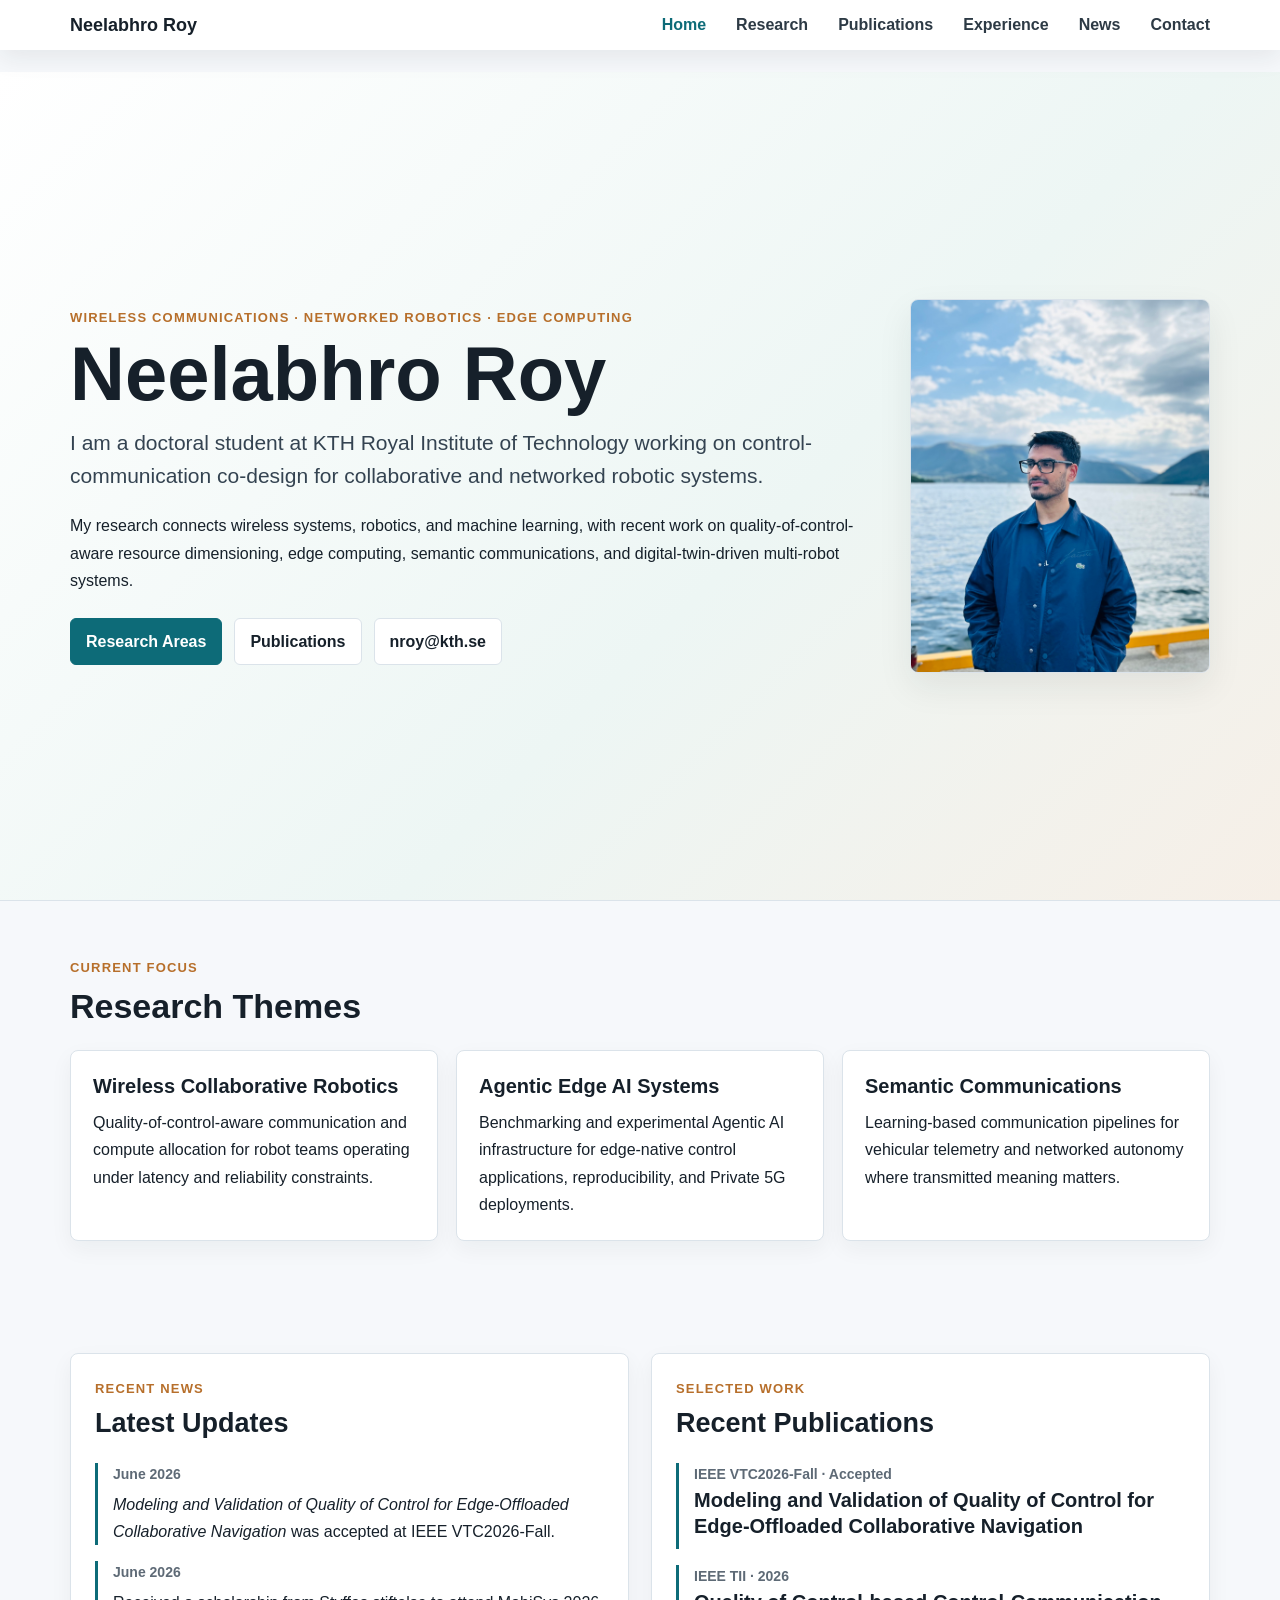
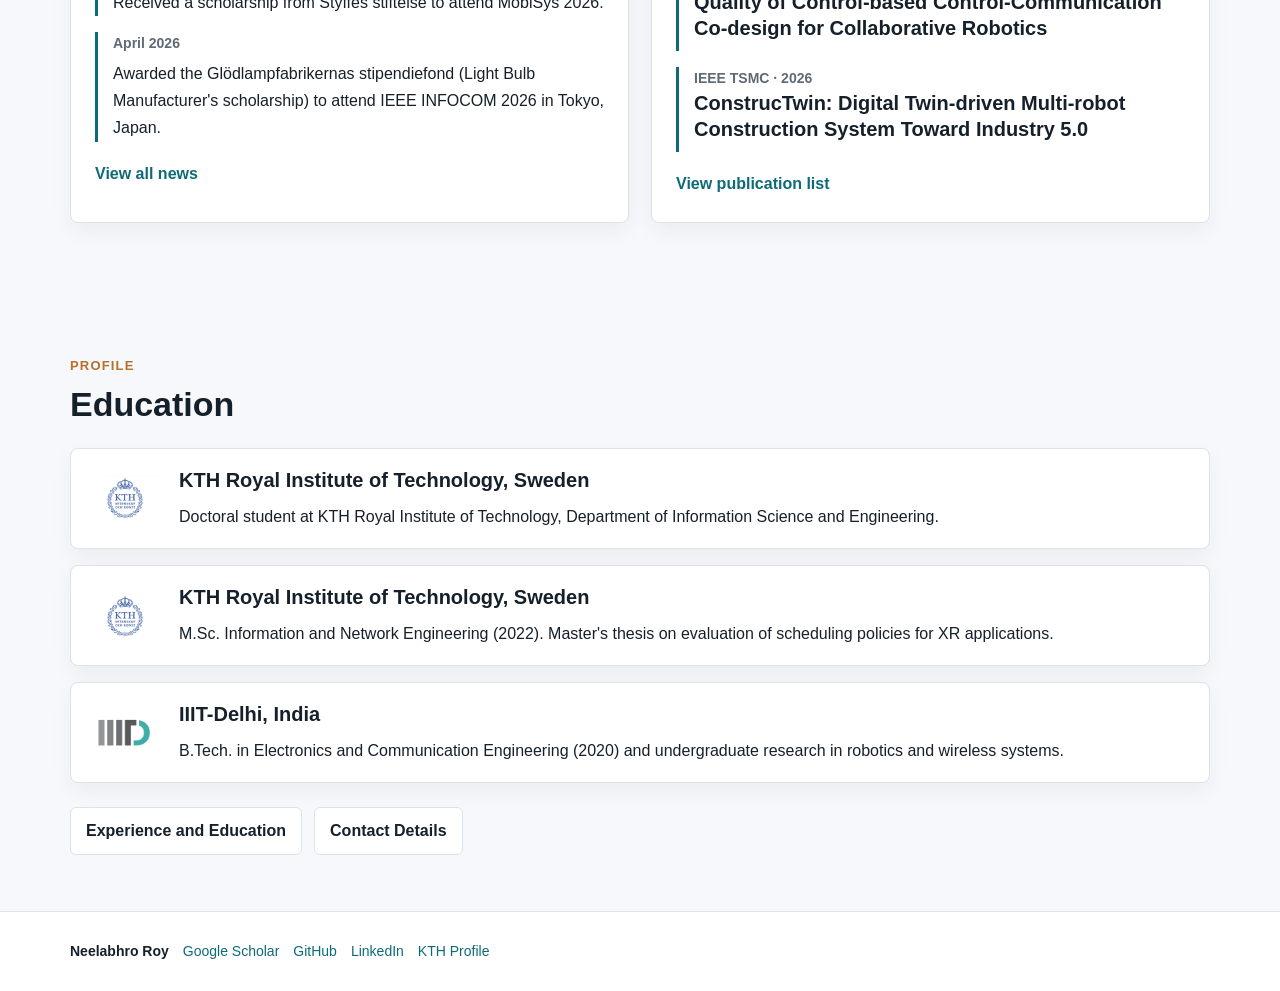
<file: index.html>
<!DOCTYPE html>
<html lang="en">
<head>
  <meta charset="utf-8">
  <meta http-equiv="X-UA-Compatible" content="IE=edge">
  <meta name="viewport" content="width=device-width, initial-scale=1">
  <meta name="description" content="Neelabhro Roy researches wireless communications, networked robotics, edge computing, and control-communication co-design at KTH Royal Institute of Technology.">
  <title>Neelabhro Roy</title>
  <link rel="stylesheet" href="https://maxcdn.bootstrapcdn.com/bootstrap/3.3.7/css/bootstrap.min.css">
  <link href="https://maxcdn.bootstrapcdn.com/font-awesome/4.6.3/css/font-awesome.min.css" rel="stylesheet">
  <link rel="stylesheet" href="static/css/site.css">
</head>
<body>
  <nav class="navbar navbar-default navbar-fixed-top site-nav">
    <div class="container">
      <div class="navbar-header">
        <button type="button" class="navbar-toggle collapsed" data-toggle="collapse" data-target="#site-navbar" aria-expanded="false">
          <span class="sr-only">Toggle navigation</span>
          <span class="icon-bar"></span>
          <span class="icon-bar"></span>
          <span class="icon-bar"></span>
        </button>
        <a class="navbar-brand" href="index.html">Neelabhro Roy</a>
      </div>
      <div class="collapse navbar-collapse" id="site-navbar">
        <ul class="nav navbar-nav navbar-right">
          <li class="active"><a href="index.html">Home</a></li>
          <li><a href="research.html">Research</a></li>
          <li><a href="publications.html">Publications</a></li>
          <li><a href="experience.html">Experience</a></li>
          <li><a href="news.html">News</a></li>
          <li><a href="contact.html">Contact</a></li>
        </ul>
      </div>
    </div>
  </nav>

  <main>
    <section class="hero-band">
      <div class="container hero-grid">
        <div class="hero-copy">
          <p class="eyebrow">Wireless communications · networked robotics · edge computing</p>
          <h1>Neelabhro Roy</h1>
          <p class="lead">
            I am a doctoral student at KTH Royal Institute of Technology working on control-communication co-design for collaborative and networked robotic systems.
          </p>
          <p>
            My research connects wireless systems, robotics, and machine learning, with recent work on quality-of-control-aware resource dimensioning, edge computing, semantic communications, and digital-twin-driven multi-robot systems.
          </p>
          <div class="hero-actions">
            <a class="button primary" href="research.html">Research Areas</a>
            <a class="button" href="publications.html">Publications</a>
            <a class="button" href="mailto:nroy@kth.se">nroy@kth.se</a>
          </div>
        </div>
        <div class="hero-portrait">
          <img src="static/img/Neel.jpg" alt="Neelabhro Roy">
        </div>
      </div>
    </section>

    <section class="container section">
      <div class="section-heading">
        <p class="eyebrow">Current Focus</p>
        <h2>Research Themes</h2>
      </div>
      <div class="card-grid three">
        <article class="feature-card">
          <h3>Wireless Collaborative Robotics</h3>
          <p>Quality-of-control-aware communication and compute allocation for robot teams operating under latency and reliability constraints.</p>
        </article>
        <article class="feature-card">
          <h3>Agentic Edge AI Systems</h3>
          <p>Benchmarking and experimental Agentic AI infrastructure for edge-native control applications, reproducibility, and Private 5G deployments.</p>
        </article>
        <article class="feature-card">
          <h3>Semantic Communications</h3>
          <p>Learning-based communication pipelines for vehicular telemetry and networked autonomy where transmitted meaning matters.</p>
        </article>
      </div>
    </section>

    <section class="container section split-section">
      <div class="panel">
        <div class="section-heading compact">
          <p class="eyebrow">Recent News</p>
          <h2>Latest Updates</h2>
        </div>
        <div class="timeline-list">
          <article class="timeline-item">
            <time>June 2026</time>
            <p><em>Modeling and Validation of Quality of Control for Edge-Offloaded Collaborative Navigation</em> was accepted at IEEE VTC2026-Fall.</p>
          </article>
          <article class="timeline-item">
            <time>June 2026</time>
            <p>Received a scholarship from Styffes stiftelse to attend MobiSys 2026.</p>
          </article>
          <article class="timeline-item">
            <time>April 2026</time>
            <p>Awarded the Glödlampfabrikernas stipendiefond (Light Bulb Manufacturer's scholarship) to attend IEEE INFOCOM 2026 in Tokyo, Japan.</p>
          </article>
        </div>
        <a class="text-link" href="news.html">View all news</a>
      </div>

      <div class="panel">
        <div class="section-heading compact">
          <p class="eyebrow">Selected Work</p>
          <h2>Recent Publications</h2>
        </div>
        <div class="publication-list">
          <article class="publication-item">
            <p class="meta">IEEE VTC2026-Fall · Accepted</p>
            <h3>Modeling and Validation of Quality of Control for Edge-Offloaded Collaborative Navigation</h3>
          </article>
          <article class="publication-item">
            <p class="meta">IEEE TII · 2026</p>
            <h3>Quality of Control-based Control-Communication Co-design for Collaborative Robotics</h3>
          </article>
          <article class="publication-item">
            <p class="meta">IEEE TSMC · 2026</p>
            <h3>ConstrucTwin: Digital Twin-driven Multi-robot Construction System Toward Industry 5.0</h3>
          </article>
        </div>
        <a class="text-link" href="publications.html">View publication list</a>
      </div>
    </section>

    <section class="container section">
      <div class="section-heading">
        <p class="eyebrow">Profile</p>
        <h2>Education</h2>
      </div>
      <div class="path-grid">
        <article class="path-item">
          <img src="static/img/kth_logo.png" alt="KTH logo">
          <div>
            <h3>KTH Royal Institute of Technology, Sweden</h3>
            <p>Doctoral student at KTH Royal Institute of Technology, Department of Information Science and Engineering.</p>
          </div>
        </article>
        <article class="path-item">
          <img src="static/img/kth_logo.png" alt="KTH logo">
          <div>
            <h3>KTH Royal Institute of Technology, Sweden</h3>
            <p> M.Sc. Information and Network Engineering (2022). Master's thesis on evaluation of scheduling policies for XR applications.</p>
          </div>
        </article>
        <article class="path-item">
          <img src="static/img/iiitd_logo.png" alt="IIIT-Delhi logo">
          <div>
            <h3>IIIT-Delhi, India</h3>
            <p>B.Tech. in Electronics and Communication Engineering (2020) and undergraduate research in robotics and wireless systems.</p>
          </div>
        </article>
      </div>
      <div class="section-actions">
        <a class="button" href="experience.html">Experience and Education</a>
        <a class="button" href="contact.html">Contact Details</a>
      </div>
    </section>
  </main>

  <footer class="site-footer">
    <div class="container">
      <span>Neelabhro Roy</span>
      <a href="https://scholar.google.com/citations?user=yvq-vc0AAAAJ&hl=en" target="_blank">Google Scholar</a>
      <a href="https://github.com/neelabhro/" target="_blank">GitHub</a>
      <a href="https://www.linkedin.com/in/neelabhro-roy" target="_blank">LinkedIn</a>
      <a href="https://www.kth.se/profile/nroy" target="_blank">KTH Profile</a>
    </div>
  </footer>

  <script src="https://code.jquery.com/jquery-2.2.4.min.js"></script>
  <script src="https://maxcdn.bootstrapcdn.com/bootstrap/3.3.7/js/bootstrap.min.js"></script>
</body>
</html>
</file>
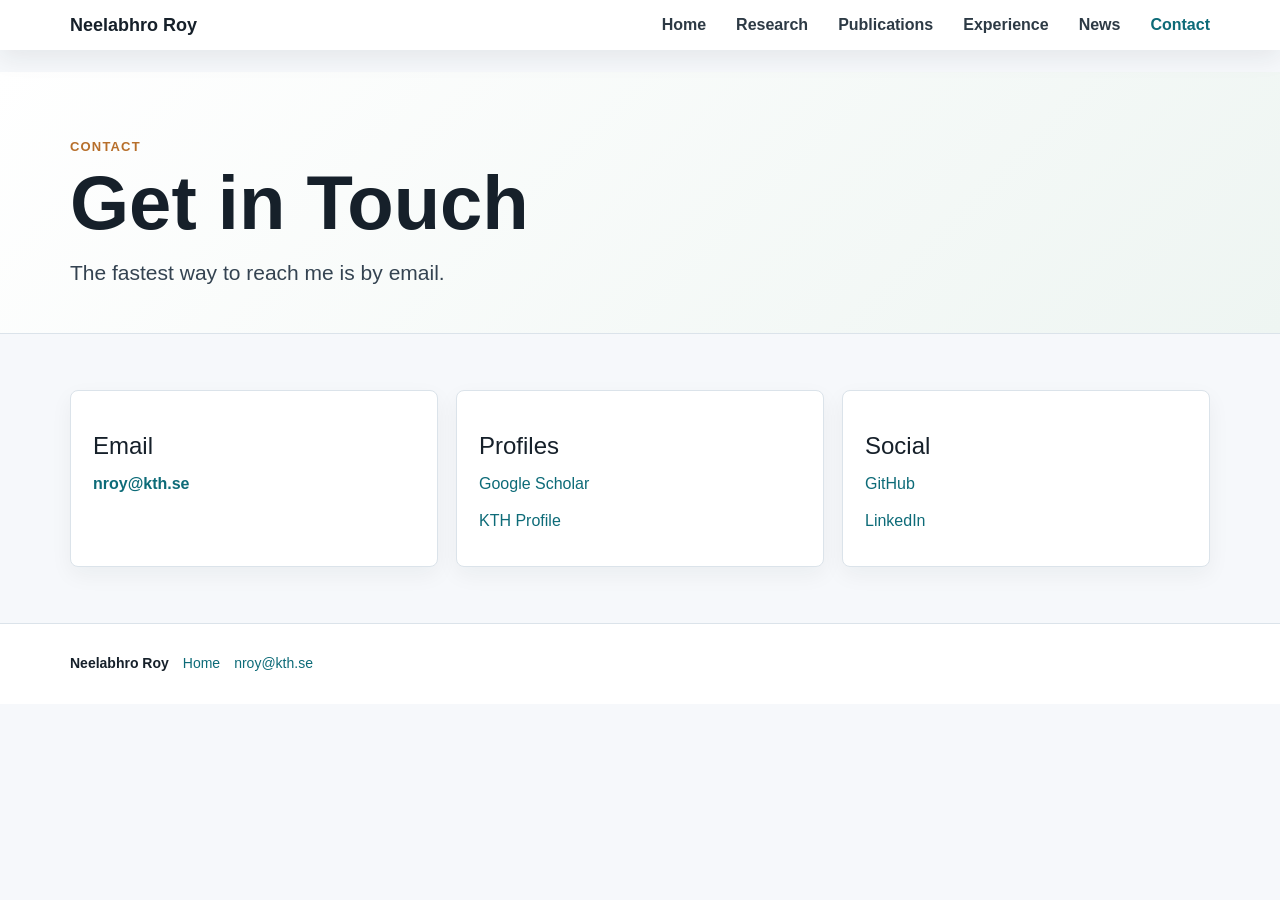
<file: contact.html>
<!DOCTYPE html>
<html lang="en">
<head>
  <meta charset="utf-8">
  <meta http-equiv="X-UA-Compatible" content="IE=edge">
  <meta name="viewport" content="width=device-width, initial-scale=1">
  <title>Contact · Neelabhro Roy</title>
  <link rel="stylesheet" href="https://maxcdn.bootstrapcdn.com/bootstrap/3.3.7/css/bootstrap.min.css">
  <link href="https://maxcdn.bootstrapcdn.com/font-awesome/4.6.3/css/font-awesome.min.css" rel="stylesheet">
  <link rel="stylesheet" href="static/css/site.css">
</head>
<body>
  <nav class="navbar navbar-default navbar-fixed-top site-nav">
    <div class="container">
      <div class="navbar-header">
        <button type="button" class="navbar-toggle collapsed" data-toggle="collapse" data-target="#site-navbar" aria-expanded="false">
          <span class="sr-only">Toggle navigation</span>
          <span class="icon-bar"></span>
          <span class="icon-bar"></span>
          <span class="icon-bar"></span>
        </button>
        <a class="navbar-brand" href="index.html">Neelabhro Roy</a>
      </div>
      <div class="collapse navbar-collapse" id="site-navbar">
        <ul class="nav navbar-nav navbar-right">
          <li><a href="index.html">Home</a></li>
          <li><a href="research.html">Research</a></li>
          <li><a href="publications.html">Publications</a></li>
          <li><a href="experience.html">Experience</a></li>
          <li><a href="news.html">News</a></li>
          <li class="active"><a href="contact.html">Contact</a></li>
        </ul>
      </div>
    </div>
  </nav>

  <header class="page-header-block">
    <div class="container">
      <p class="eyebrow">Contact</p>
      <h1>Get in Touch</h1>
      <p class="lead">The fastest way to reach me is by email.</p>
    </div>
  </header>

  <main class="container section">
    <div class="card-grid three">
      <article class="contact-card">
        <h3>Email</h3>
        <p><a class="text-link" href="mailto:nroy@kth.se">nroy@kth.se</a></p>
      </article>
      <article class="contact-card">
        <h3>Profiles</h3>
        <p><a target="_blank" href="https://scholar.google.com/citations?user=yvq-vc0AAAAJ&hl=en">Google Scholar</a></p>
        <p><a target="_blank" href="https://www.kth.se/profile/nroy">KTH Profile</a></p>
      </article>
      <article class="contact-card">
        <h3>Social</h3>
        <p><a target="_blank" href="https://github.com/neelabhro/">GitHub</a></p>
        <p><a target="_blank" href="https://www.linkedin.com/in/neelabhro-roy">LinkedIn</a></p>
      </article>
    </div>
  </main>

  <footer class="site-footer">
    <div class="container">
      <span>Neelabhro Roy</span>
      <a href="index.html">Home</a>
      <a href="mailto:nroy@kth.se">nroy@kth.se</a>
    </div>
  </footer>

  <script src="https://code.jquery.com/jquery-2.2.4.min.js"></script>
  <script src="https://maxcdn.bootstrapcdn.com/bootstrap/3.3.7/js/bootstrap.min.js"></script>
</body>
</html>
</file>
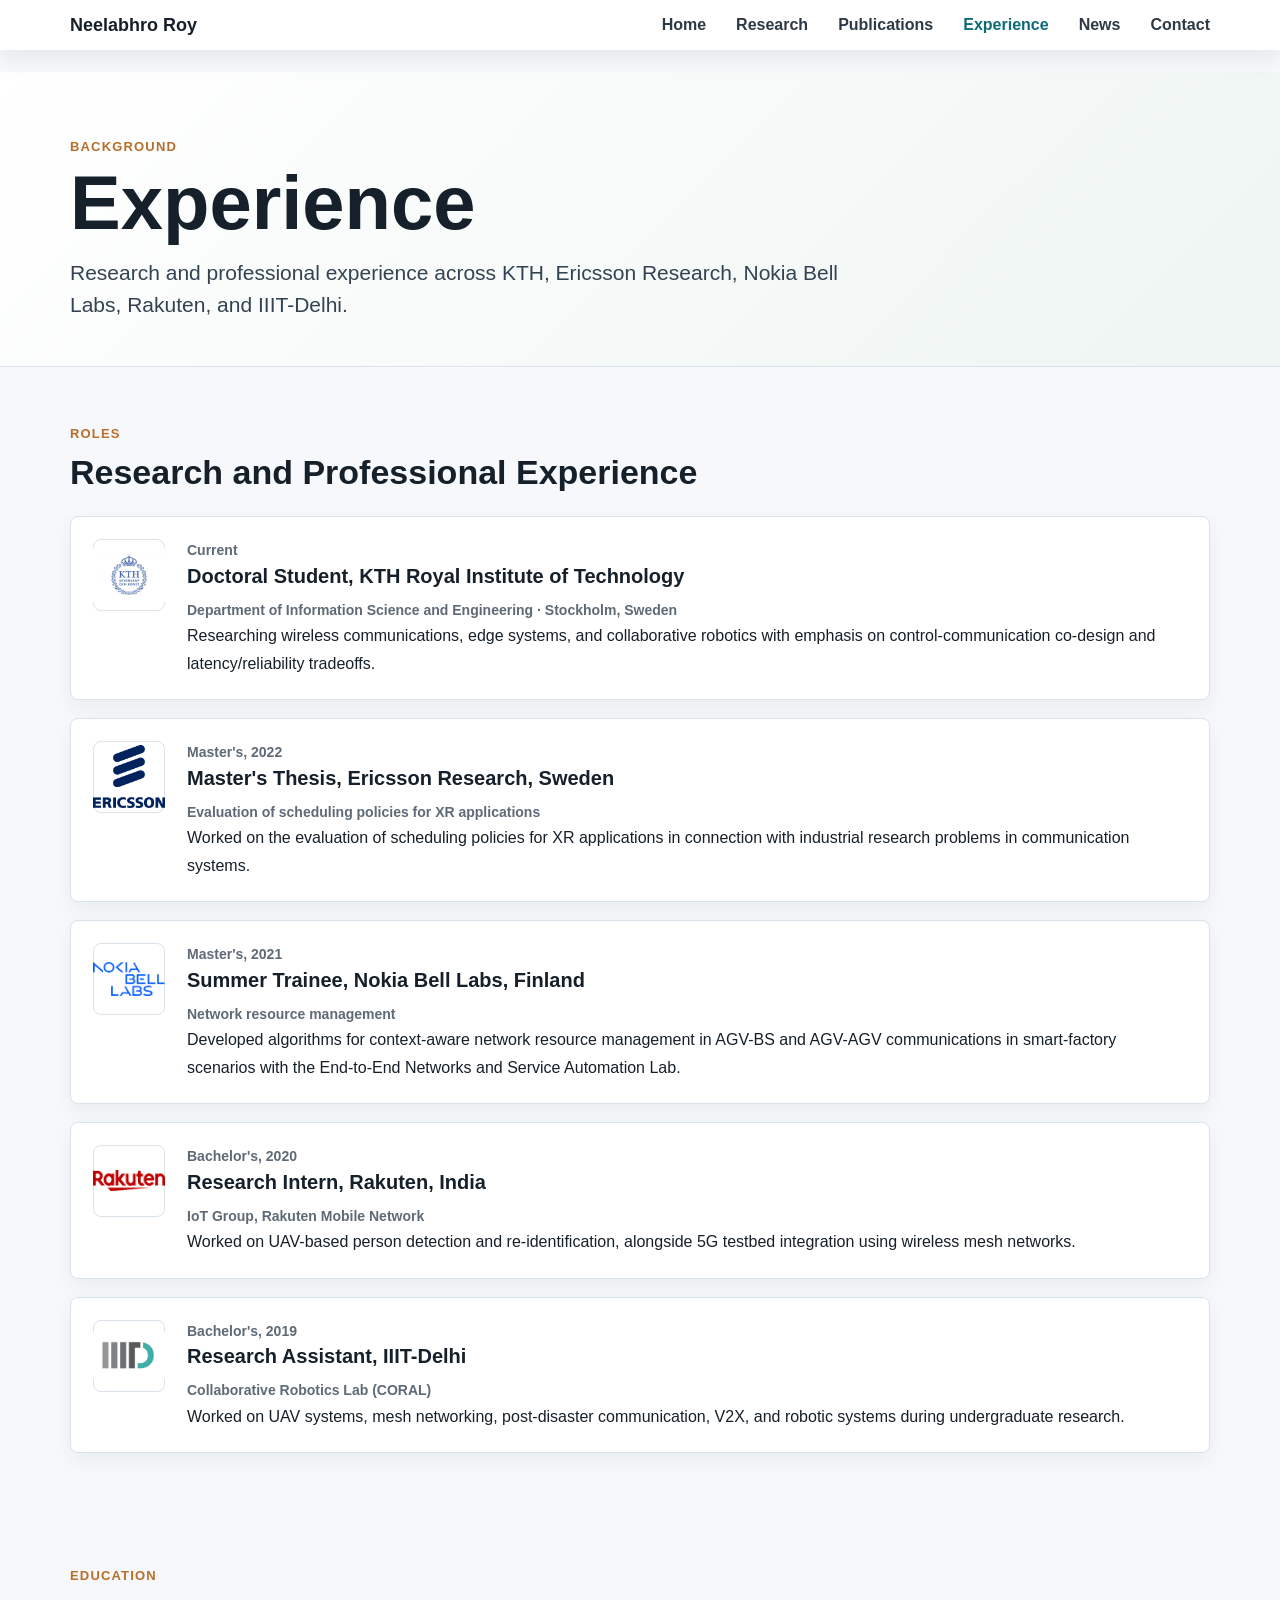
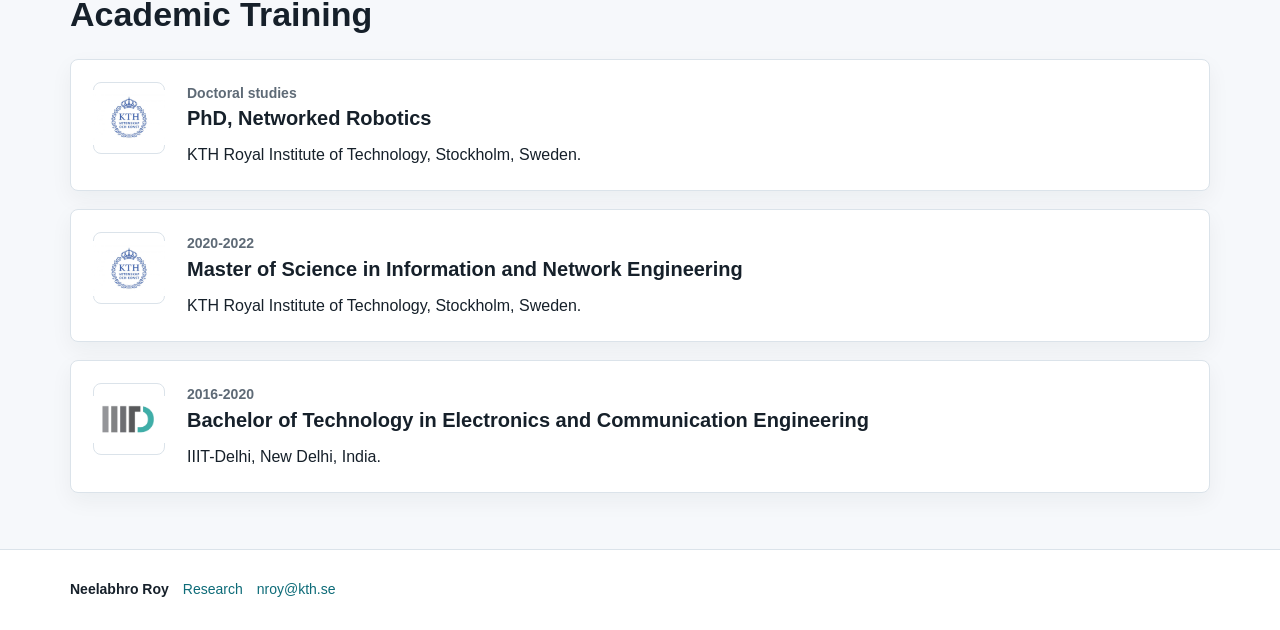
<file: experience.html>
<!DOCTYPE html>
<html lang="en">
<head>
  <meta charset="utf-8">
  <meta http-equiv="X-UA-Compatible" content="IE=edge">
  <meta name="viewport" content="width=device-width, initial-scale=1">
  <title>Experience · Neelabhro Roy</title>
  <link rel="stylesheet" href="https://maxcdn.bootstrapcdn.com/bootstrap/3.3.7/css/bootstrap.min.css">
  <link href="https://maxcdn.bootstrapcdn.com/font-awesome/4.6.3/css/font-awesome.min.css" rel="stylesheet">
  <link rel="stylesheet" href="static/css/site.css">
</head>
<body>
  <nav class="navbar navbar-default navbar-fixed-top site-nav">
    <div class="container">
      <div class="navbar-header">
        <button type="button" class="navbar-toggle collapsed" data-toggle="collapse" data-target="#site-navbar" aria-expanded="false">
          <span class="sr-only">Toggle navigation</span>
          <span class="icon-bar"></span>
          <span class="icon-bar"></span>
          <span class="icon-bar"></span>
        </button>
        <a class="navbar-brand" href="index.html">Neelabhro Roy</a>
      </div>
      <div class="collapse navbar-collapse" id="site-navbar">
        <ul class="nav navbar-nav navbar-right">
          <li><a href="index.html">Home</a></li>
          <li><a href="research.html">Research</a></li>
          <li><a href="publications.html">Publications</a></li>
          <li class="active"><a href="experience.html">Experience</a></li>
          <li><a href="news.html">News</a></li>
          <li><a href="contact.html">Contact</a></li>
        </ul>
      </div>
    </div>
  </nav>

  <header class="page-header-block">
    <div class="container">
      <p class="eyebrow">Background</p>
      <h1>Experience</h1>
      <p class="lead">Research and professional experience across KTH, Ericsson Research, Nokia Bell Labs, Rakuten, and IIIT-Delhi.</p>
    </div>
  </header>

  <main>
    <section class="container section">
      <div class="section-heading">
        <p class="eyebrow">Roles</p>
        <h2>Research and Professional Experience</h2>
      </div>
      <div class="content-list">
        <article class="content-card logo-card">
          <div class="logo-badge"><img src="static/img/kth_logo.png" alt="KTH logo"></div>
          <div>
            <p class="meta">Current</p>
            <h3>Doctoral Student, KTH Royal Institute of Technology</h3>
            <p class="meta">Department of Information Science and Engineering · Stockholm, Sweden</p>
            <p>Researching wireless communications, edge systems, and collaborative robotics with emphasis on control-communication co-design and latency/reliability tradeoffs.</p>
          </div>
        </article>
        <article class="content-card logo-card">
          <div class="logo-badge"><img src="static/img/ericsson_logo.png" alt="Ericsson logo"></div>
          <div>
            <p class="meta">Master's, 2022</p>
            <h3>Master's Thesis, Ericsson Research, Sweden</h3>
            <p class="meta">Evaluation of scheduling policies for XR applications</p>
            <p>Worked on the evaluation of scheduling policies for XR applications in connection with industrial research problems in communication systems.</p>
          </div>
        </article>
        <article class="content-card logo-card">
          <div class="logo-badge"><img src="static/img/nokia_logo.png" alt="Nokia Bell Labs logo"></div>
          <div>
            <p class="meta">Master's, 2021</p>
            <h3>Summer Trainee, Nokia Bell Labs, Finland</h3>
            <p class="meta">Network resource management</p>
            <p>Developed algorithms for context-aware network resource management in AGV-BS and AGV-AGV communications in smart-factory scenarios with the End-to-End Networks and Service Automation Lab.</p>
          </div>
        </article>
        <article class="content-card logo-card">
          <div class="logo-badge"><img src="static/img/rakuten_logo.png" alt="Rakuten logo"></div>
          <div>
            <p class="meta">Bachelor's, 2020</p>
            <h3>Research Intern, Rakuten, India</h3>
            <p class="meta">IoT Group, Rakuten Mobile Network</p>
            <p>Worked on UAV-based person detection and re-identification, alongside 5G testbed integration using wireless mesh networks.</p>
          </div>
        </article>
        <article class="content-card logo-card">
          <div class="logo-badge"><img src="static/img/iiitd_logo.png" alt="IIIT-Delhi logo"></div>
          <div>
            <p class="meta">Bachelor's, 2019</p>
            <h3>Research Assistant, IIIT-Delhi</h3>
            <p class="meta">Collaborative Robotics Lab (CORAL)</p>
            <p>Worked on UAV systems, mesh networking, post-disaster communication, V2X, and robotic systems during undergraduate research.</p>
          </div>
        </article>
      </div>
    </section>

    <section class="container section">
      <div class="section-heading">
        <p class="eyebrow">Education</p>
        <h2>Academic Training</h2>
      </div>
      <div class="content-list">
        <article class="content-card logo-card">
          <div class="logo-badge"><img src="static/img/kth_logo.png" alt="KTH logo"></div>
          <div>
            <p class="meta">Doctoral studies</p>
            <h3>PhD, Networked Robotics</h3>
            <p>KTH Royal Institute of Technology, Stockholm, Sweden.</p>
          </div>
        </article>
        <article class="content-card logo-card">
          <div class="logo-badge"><img src="static/img/kth_logo.png" alt="KTH logo"></div>
          <div>
            <p class="meta">2020-2022</p>
            <h3>Master of Science in Information and Network Engineering</h3>
            <p>KTH Royal Institute of Technology, Stockholm, Sweden.</p>
          </div>
        </article>
        <article class="content-card logo-card">
          <div class="logo-badge"><img src="static/img/iiitd_logo.png" alt="IIIT-Delhi logo"></div>
          <div>
            <p class="meta">2016-2020</p>
            <h3>Bachelor of Technology in Electronics and Communication Engineering</h3>
            <p>IIIT-Delhi, New Delhi, India.</p>
          </div>
        </article>
      </div>
    </section>
  </main>

  <footer class="site-footer">
    <div class="container">
      <span>Neelabhro Roy</span>
      <a href="research.html">Research</a>
      <a href="mailto:nroy@kth.se">nroy@kth.se</a>
    </div>
  </footer>

  <script src="https://code.jquery.com/jquery-2.2.4.min.js"></script>
  <script src="https://maxcdn.bootstrapcdn.com/bootstrap/3.3.7/js/bootstrap.min.js"></script>
</body>
</html>
</file>
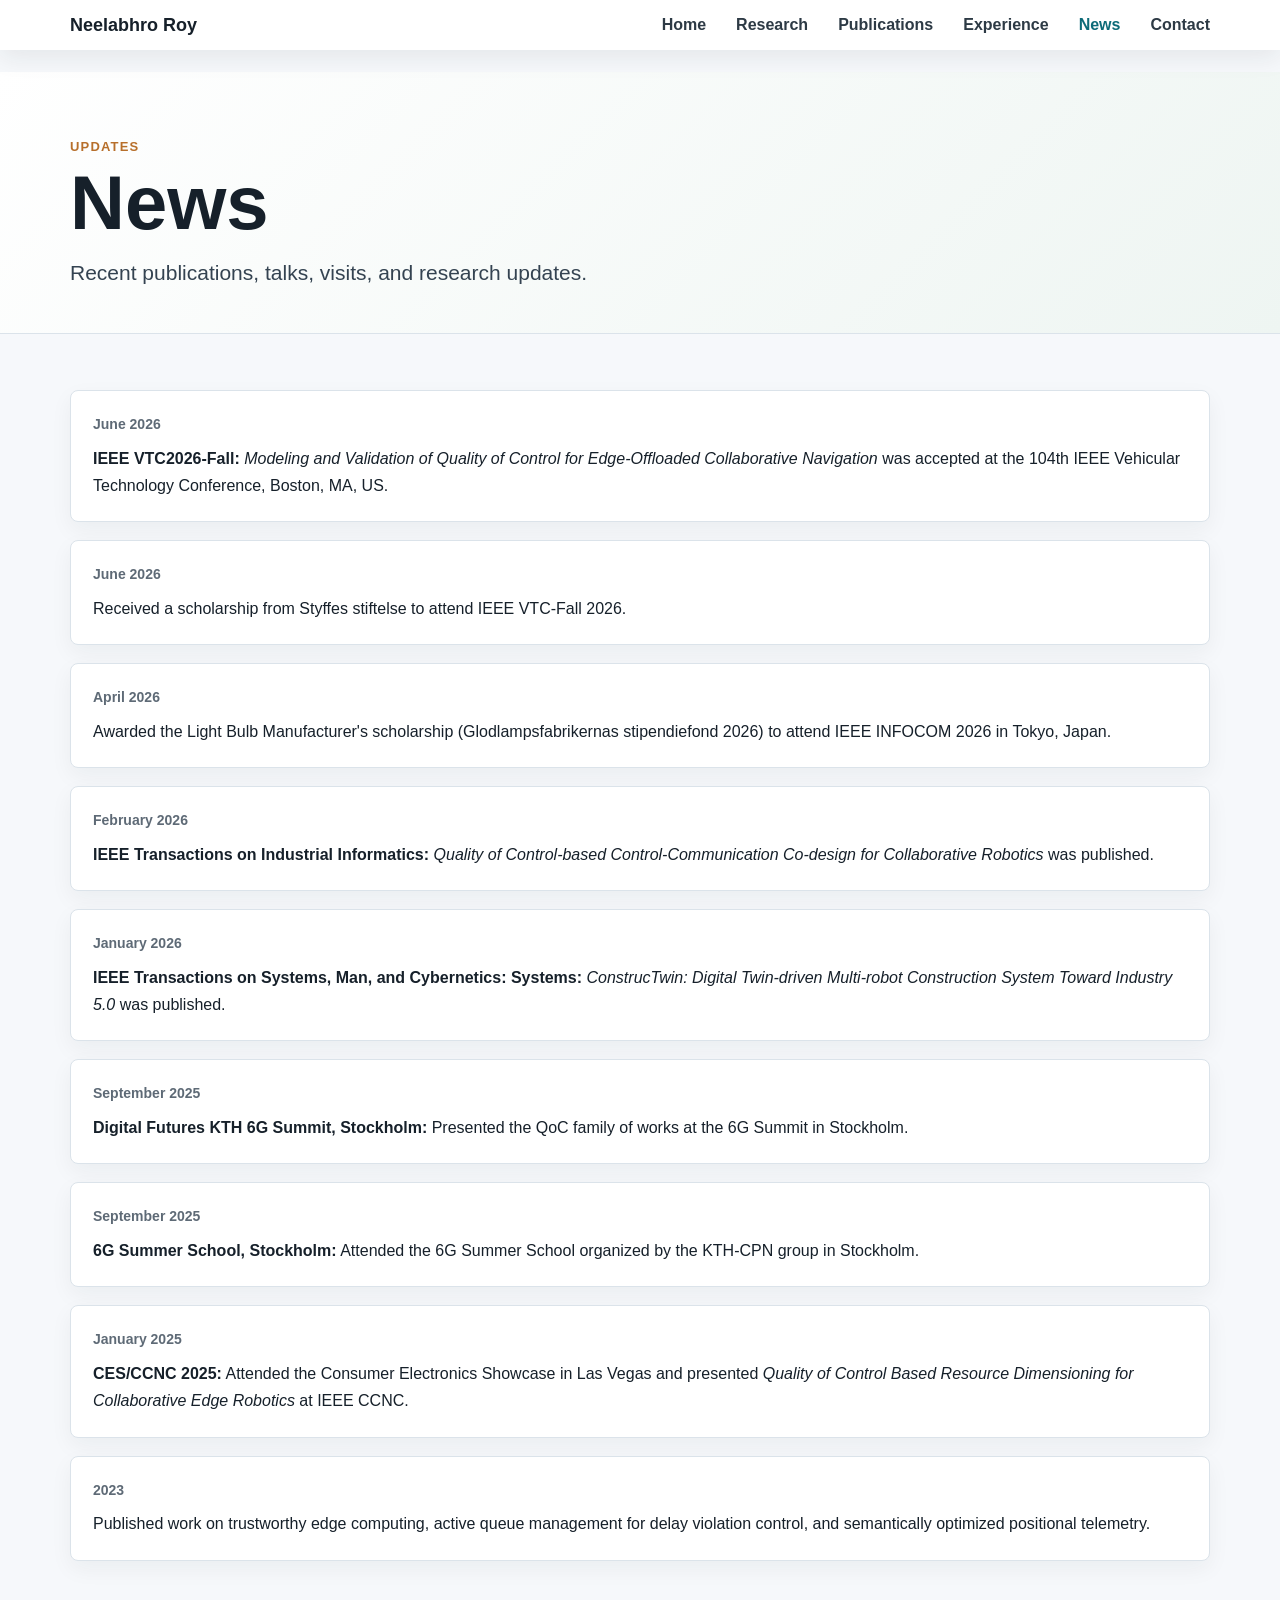
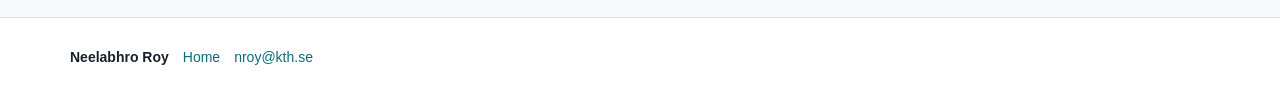
<file: news.html>
<!DOCTYPE html>
<html lang="en">
<head>
  <meta charset="utf-8">
  <meta http-equiv="X-UA-Compatible" content="IE=edge">
  <meta name="viewport" content="width=device-width, initial-scale=1">
  <title>News · Neelabhro Roy</title>
  <link rel="stylesheet" href="https://maxcdn.bootstrapcdn.com/bootstrap/3.3.7/css/bootstrap.min.css">
  <link href="https://maxcdn.bootstrapcdn.com/font-awesome/4.6.3/css/font-awesome.min.css" rel="stylesheet">
  <link rel="stylesheet" href="static/css/site.css">
</head>
<body>
  <nav class="navbar navbar-default navbar-fixed-top site-nav">
    <div class="container">
      <div class="navbar-header">
        <button type="button" class="navbar-toggle collapsed" data-toggle="collapse" data-target="#site-navbar" aria-expanded="false">
          <span class="sr-only">Toggle navigation</span>
          <span class="icon-bar"></span>
          <span class="icon-bar"></span>
          <span class="icon-bar"></span>
        </button>
        <a class="navbar-brand" href="index.html">Neelabhro Roy</a>
      </div>
      <div class="collapse navbar-collapse" id="site-navbar">
        <ul class="nav navbar-nav navbar-right">
          <li><a href="index.html">Home</a></li>
          <li><a href="research.html">Research</a></li>
          <li><a href="publications.html">Publications</a></li>
          <li><a href="experience.html">Experience</a></li>
          <li class="active"><a href="news.html">News</a></li>
          <li><a href="contact.html">Contact</a></li>
        </ul>
      </div>
    </div>
  </nav>

  <header class="page-header-block">
    <div class="container">
      <p class="eyebrow">Updates</p>
      <h1>News</h1>
      <p class="lead">Recent publications, talks, visits, and research updates.</p>
    </div>
  </header>

  <main class="container section">
    <div class="content-list">
      <article class="content-card">
        <p class="meta">June 2026</p>
        <p><strong>IEEE VTC2026-Fall:</strong> <em>Modeling and Validation of Quality of Control for Edge-Offloaded Collaborative Navigation</em> was accepted at the 104th IEEE Vehicular Technology Conference, Boston, MA, US.</p>
      </article>
      <article class="content-card">
        <p class="meta">June 2026</p>
        <p>Received a scholarship from Styffes stiftelse to attend IEEE VTC-Fall 2026.</p>
      </article>
      <article class="content-card">
        <p class="meta">April 2026</p>
        <p>Awarded the Light Bulb Manufacturer's scholarship (Glodlampsfabrikernas stipendiefond 2026) to attend IEEE INFOCOM 2026 in Tokyo, Japan.</p>
      </article>
      <article class="content-card">
        <p class="meta">February 2026</p>
        <p><strong>IEEE Transactions on Industrial Informatics:</strong> <em>Quality of Control-based Control-Communication Co-design for Collaborative Robotics</em> was published.</p>
      </article>
      <article class="content-card">
        <p class="meta">January 2026</p>
        <p><strong>IEEE Transactions on Systems, Man, and Cybernetics: Systems:</strong> <em>ConstrucTwin: Digital Twin-driven Multi-robot Construction System Toward Industry 5.0</em> was published.</p>
      </article>
      <article class="content-card">
        <p class="meta">September 2025</p>
        <p><strong>Digital Futures KTH 6G Summit, Stockholm:</strong> Presented the QoC family of works at the 6G Summit in Stockholm.</p>
      </article>
      <article class="content-card">
        <p class="meta">September 2025</p>
        <p><strong>6G Summer School, Stockholm:</strong> Attended the 6G Summer School organized by the KTH-CPN group in Stockholm.</p>
      </article>
      <article class="content-card">
        <p class="meta">January 2025</p>
        <p><strong>CES/CCNC 2025:</strong> Attended the Consumer Electronics Showcase in Las Vegas and presented <em>Quality of Control Based Resource Dimensioning for Collaborative Edge Robotics</em> at IEEE CCNC.</p>
      </article>
      <article class="content-card">
        <p class="meta">2023</p>
        <p>Published work on trustworthy edge computing, active queue management for delay violation control, and semantically optimized positional telemetry.</p>
      </article>
    </div>
  </main>

  <footer class="site-footer">
    <div class="container">
      <span>Neelabhro Roy</span>
      <a href="index.html">Home</a>
      <a href="mailto:nroy@kth.se">nroy@kth.se</a>
    </div>
  </footer>

  <script src="https://code.jquery.com/jquery-2.2.4.min.js"></script>
  <script src="https://maxcdn.bootstrapcdn.com/bootstrap/3.3.7/js/bootstrap.min.js"></script>
</body>
</html>
</file>
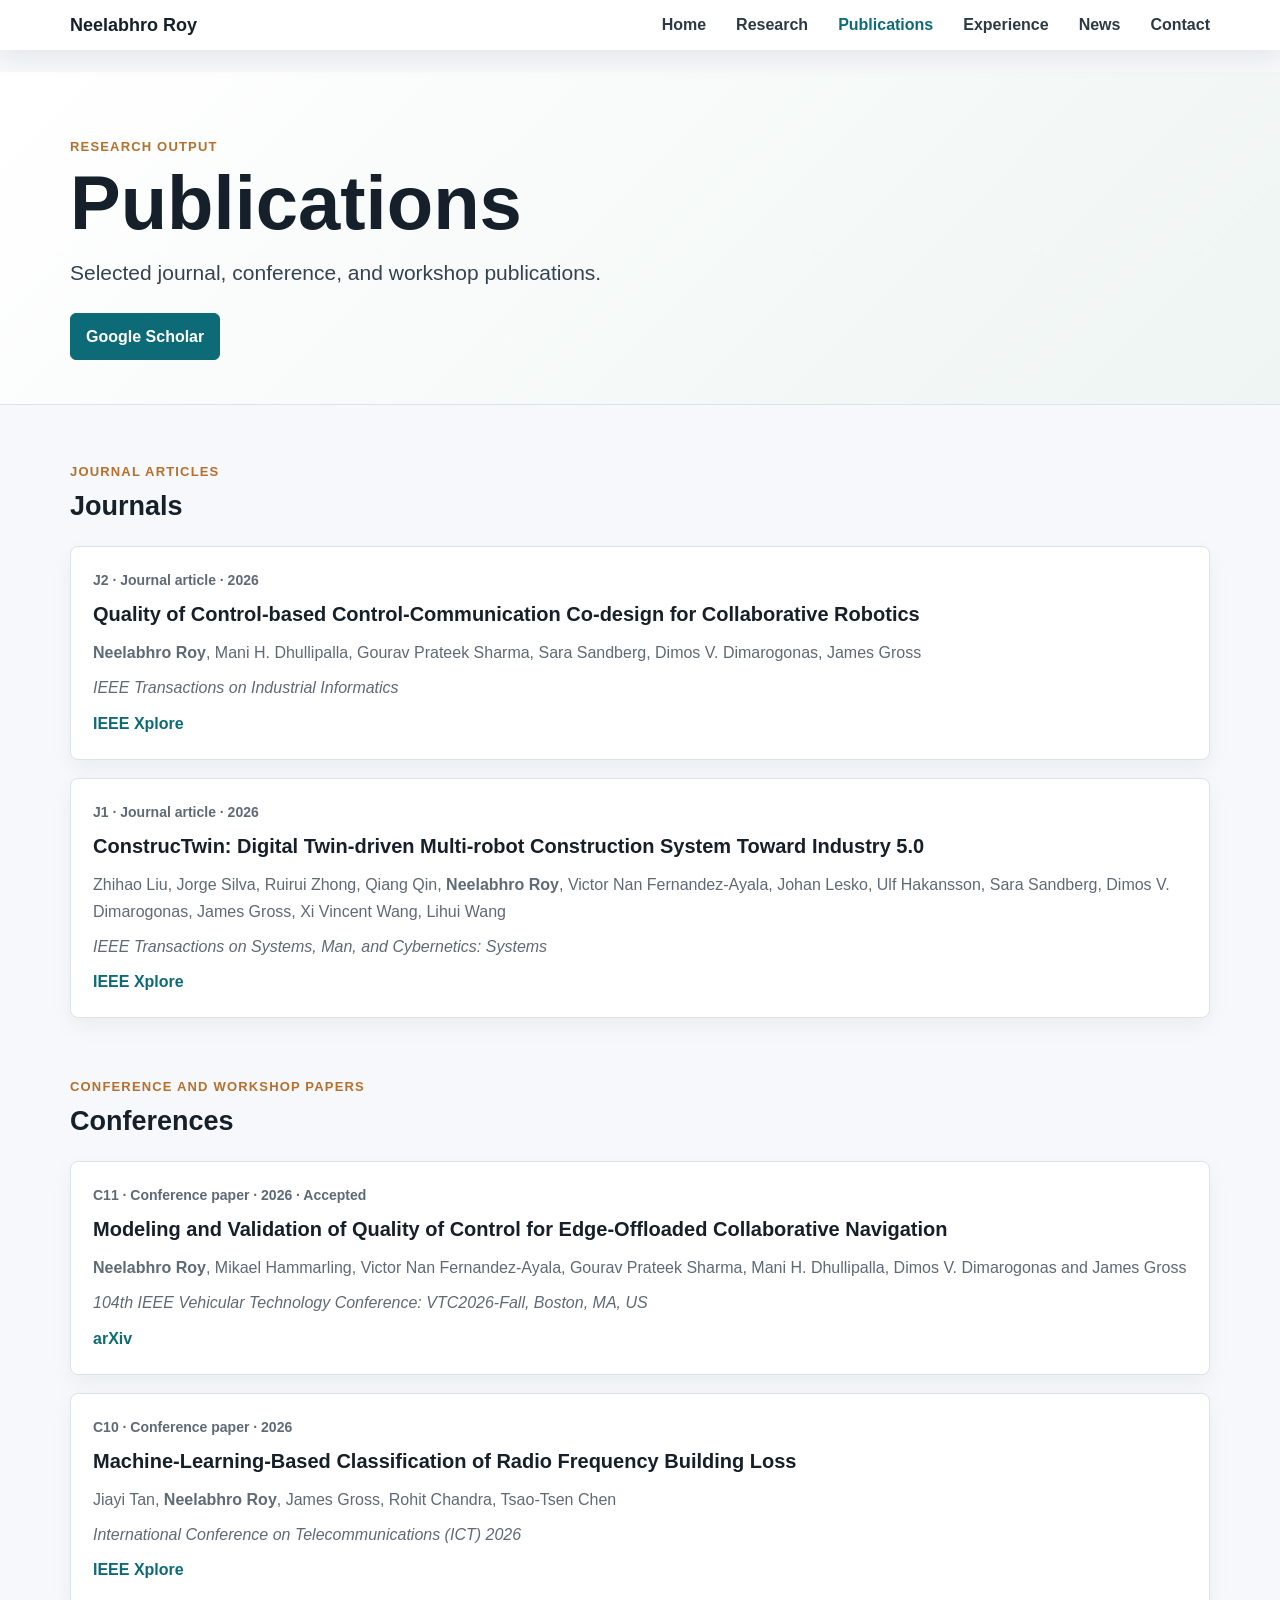
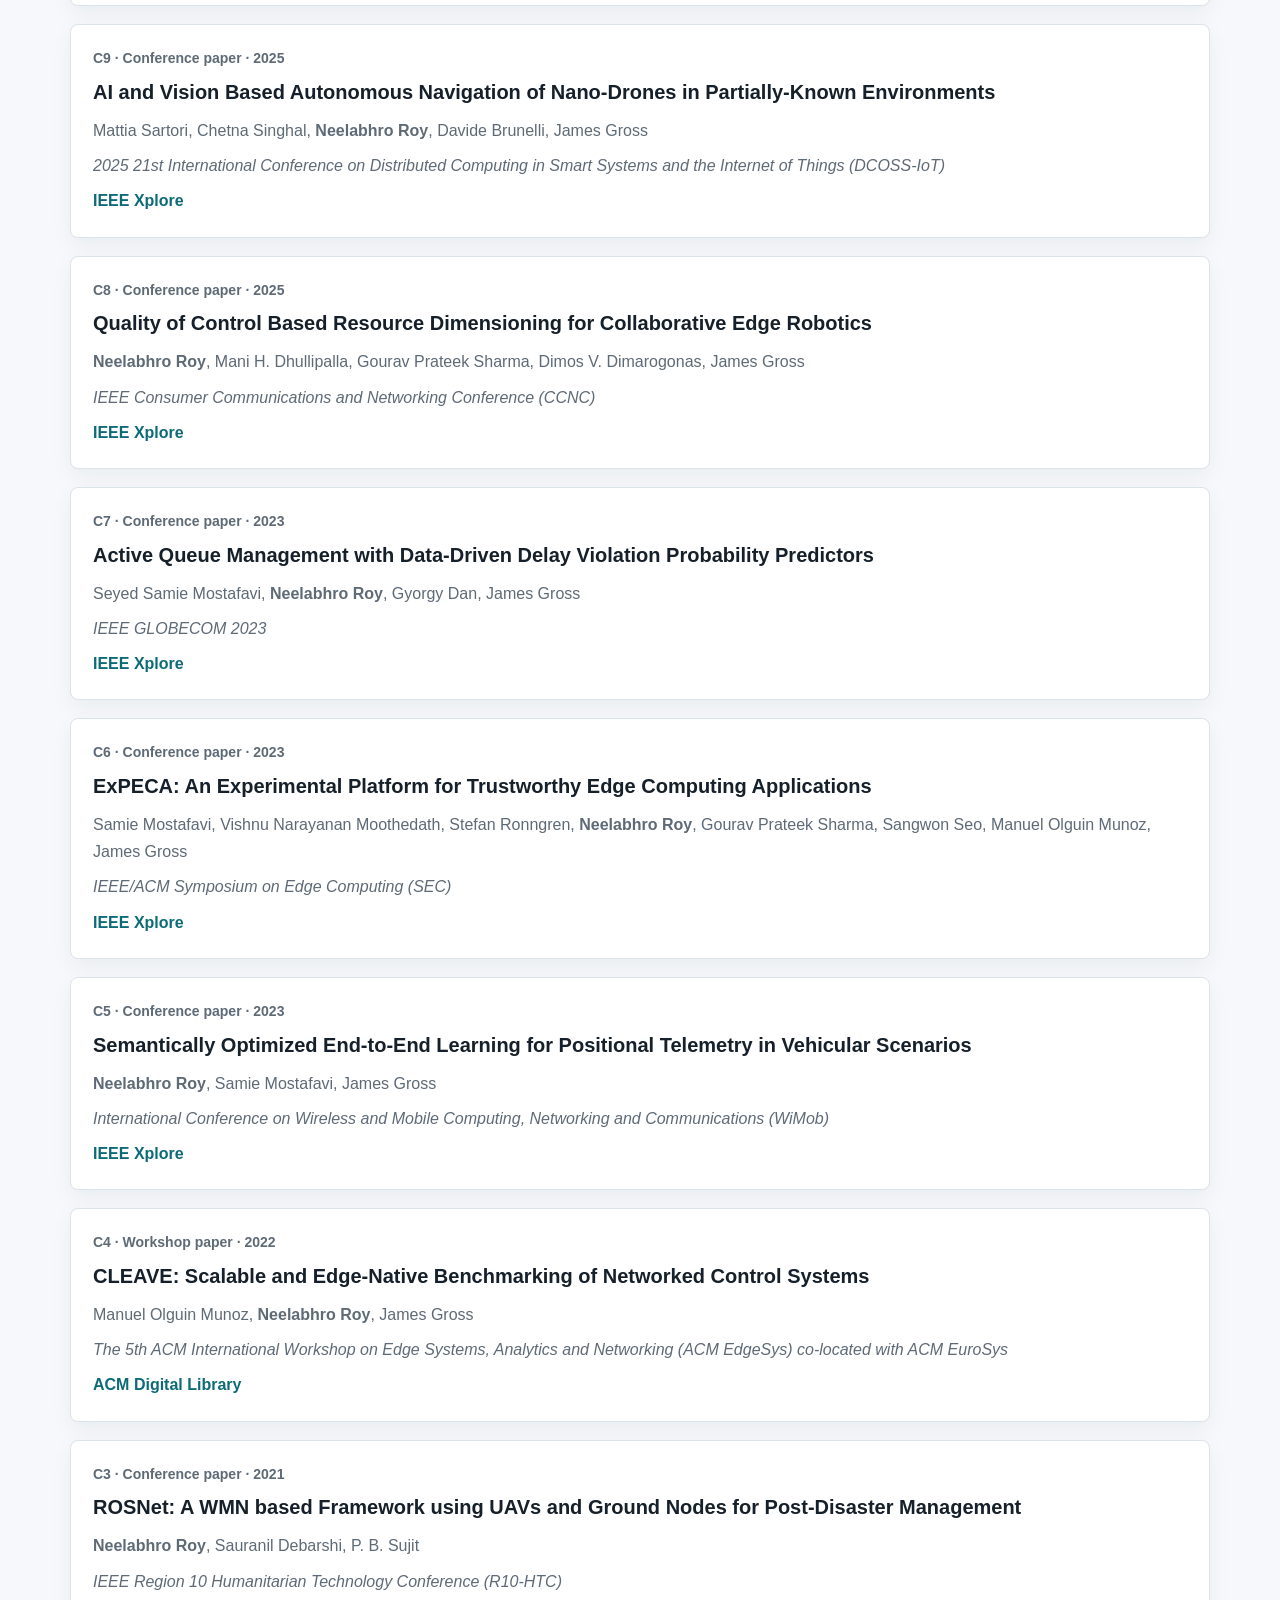
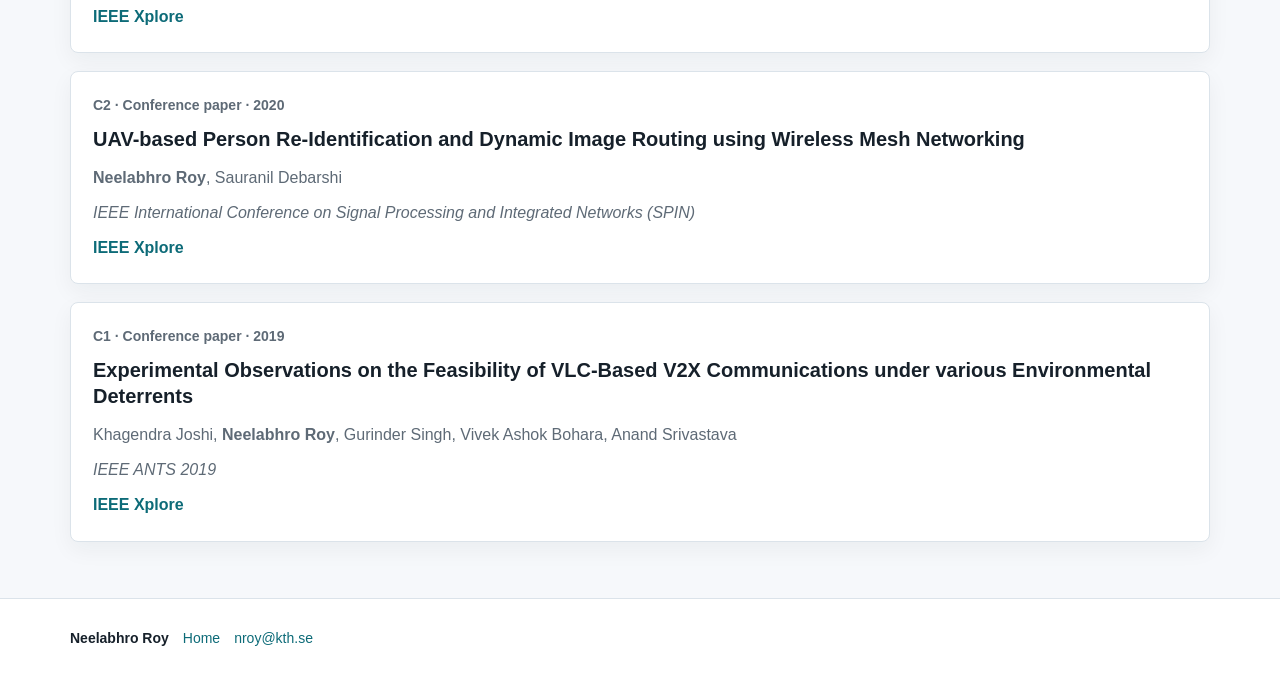
<file: publications.html>
<!DOCTYPE html>
<html lang="en">
<head>
  <meta charset="utf-8">
  <meta http-equiv="X-UA-Compatible" content="IE=edge">
  <meta name="viewport" content="width=device-width, initial-scale=1">
  <title>Publications · Neelabhro Roy</title>
  <link rel="stylesheet" href="https://maxcdn.bootstrapcdn.com/bootstrap/3.3.7/css/bootstrap.min.css">
  <link href="https://maxcdn.bootstrapcdn.com/font-awesome/4.6.3/css/font-awesome.min.css" rel="stylesheet">
  <link rel="stylesheet" href="static/css/site.css">
</head>
<body>
  <nav class="navbar navbar-default navbar-fixed-top site-nav">
    <div class="container">
      <div class="navbar-header">
        <button type="button" class="navbar-toggle collapsed" data-toggle="collapse" data-target="#site-navbar" aria-expanded="false">
          <span class="sr-only">Toggle navigation</span>
          <span class="icon-bar"></span>
          <span class="icon-bar"></span>
          <span class="icon-bar"></span>
        </button>
        <a class="navbar-brand" href="index.html">Neelabhro Roy</a>
      </div>
      <div class="collapse navbar-collapse" id="site-navbar">
        <ul class="nav navbar-nav navbar-right">
          <li><a href="index.html">Home</a></li>
          <li><a href="research.html">Research</a></li>
          <li class="active"><a href="publications.html">Publications</a></li>
          <li><a href="experience.html">Experience</a></li>
          <li><a href="news.html">News</a></li>
          <li><a href="contact.html">Contact</a></li>
        </ul>
      </div>
    </div>
  </nav>

  <header class="page-header-block">
    <div class="container">
      <p class="eyebrow">Research Output</p>
      <h1>Publications</h1>
      <p class="lead">Selected journal, conference, and workshop publications.</p>
      <div class="hero-actions">
        <a class="button primary" target="_blank" href="https://scholar.google.com/citations?user=yvq-vc0AAAAJ&hl=en">Google Scholar</a>
      </div>
    </div>
  </header>

  <main class="container section">
    <section class="publication-section">
      <div class="section-heading compact">
        <p class="eyebrow">Journal Articles</p>
        <h2>Journals</h2>
      </div>
      <div class="content-list">
        <article class="content-card publication-card">
          <p class="meta">J2 · Journal article · 2026</p>
          <h3>Quality of Control-based Control-Communication Co-design for Collaborative Robotics</h3>
          <p class="authors"><strong>Neelabhro Roy</strong>, Mani H. Dhullipalla, Gourav Prateek Sharma, Sara Sandberg, Dimos V. Dimarogonas, James Gross</p>
          <p class="venue"><em>IEEE Transactions on Industrial Informatics</em></p>
          <a class="text-link" target="_blank" href="https://ieeexplore.ieee.org/document/11421463">IEEE Xplore</a>
        </article>
        <article class="content-card publication-card">
          <p class="meta">J1 · Journal article · 2026</p>
          <h3>ConstrucTwin: Digital Twin-driven Multi-robot Construction System Toward Industry 5.0</h3>
          <p class="authors">Zhihao Liu, Jorge Silva, Ruirui Zhong, Qiang Qin, <strong>Neelabhro Roy</strong>, Victor Nan Fernandez-Ayala, Johan Lesko, Ulf Hakansson, Sara Sandberg, Dimos V. Dimarogonas, James Gross, Xi Vincent Wang, Lihui Wang</p>
          <p class="venue"><em>IEEE Transactions on Systems, Man, and Cybernetics: Systems</em></p>
          <a class="text-link" target="_blank" href="https://ieeexplore.ieee.org/document/11399914">IEEE Xplore</a>
        </article>
      </div>
    </section>

    <section class="publication-section">
      <div class="section-heading compact">
        <p class="eyebrow">Conference and Workshop Papers</p>
        <h2>Conferences</h2>
      </div>
      <div class="content-list">
        <article class="content-card publication-card">
          <p class="meta">C11 · Conference paper · 2026 · Accepted</p>
          <h3>Modeling and Validation of Quality of Control for Edge-Offloaded Collaborative Navigation</h3>
          <p class="authors"><strong>Neelabhro Roy</strong>, Mikael Hammarling, Victor Nan Fernandez-Ayala, Gourav Prateek Sharma, Mani H. Dhullipalla, Dimos V. Dimarogonas and James Gross</p>
          <p class="venue"><em>104th IEEE Vehicular Technology Conference: VTC2026-Fall, Boston, MA, US</em></p>
          <a class="text-link" target="_blank" href="https://arxiv.org/pdf/2607.14853">arXiv</a>
        </article>
        <article class="content-card publication-card">
          <p class="meta">C10 · Conference paper · 2026</p>
          <h3>Machine-Learning-Based Classification of Radio Frequency Building Loss</h3>
          <p class="authors">Jiayi Tan, <strong>Neelabhro Roy</strong>, James Gross, Rohit Chandra, Tsao-Tsen Chen</p>
          <p class="venue"><em>International Conference on Telecommunications (ICT) 2026</em></p>
          <a class="text-link" target="_blank" href="https://ieeexplore.ieee.org/abstract/document/11594700">IEEE Xplore</a>
        </article>
        <article class="content-card publication-card">
          <p class="meta">C9 · Conference paper · 2025</p>
          <h3>AI and Vision Based Autonomous Navigation of Nano-Drones in Partially-Known Environments</h3>
          <p class="authors">Mattia Sartori, Chetna Singhal, <strong>Neelabhro Roy</strong>, Davide Brunelli, James Gross</p>
          <p class="venue"><em>2025 21st International Conference on Distributed Computing in Smart Systems and the Internet of Things (DCOSS-IoT)</em></p>
          <a class="text-link" target="_blank" href="https://ieeexplore.ieee.org/abstract/document/11096293">IEEE Xplore</a>
        </article>
        <article class="content-card publication-card">
          <p class="meta">C8 · Conference paper · 2025</p>
          <h3>Quality of Control Based Resource Dimensioning for Collaborative Edge Robotics</h3>
          <p class="authors"><strong>Neelabhro Roy</strong>, Mani H. Dhullipalla, Gourav Prateek Sharma, Dimos V. Dimarogonas, James Gross</p>
          <p class="venue"><em>IEEE Consumer Communications and Networking Conference (CCNC)</em></p>
          <a class="text-link" target="_blank" href="https://ieeexplore.ieee.org/document/10976180">IEEE Xplore</a>
        </article>
        <article class="content-card publication-card">
          <p class="meta">C7 · Conference paper · 2023</p>
          <h3>Active Queue Management with Data-Driven Delay Violation Probability Predictors</h3>
          <p class="authors">Seyed Samie Mostafavi, <strong>Neelabhro Roy</strong>, Gyorgy Dan, James Gross</p>
          <p class="venue"><em>IEEE GLOBECOM 2023</em></p>
          <a class="text-link" target="_blank" href="https://ieeexplore.ieee.org/document/10436903">IEEE Xplore</a>
        </article>
        <article class="content-card publication-card">
          <p class="meta">C6 · Conference paper · 2023</p>
          <h3>ExPECA: An Experimental Platform for Trustworthy Edge Computing Applications</h3>
          <p class="authors">Samie Mostafavi, Vishnu Narayanan Moothedath, Stefan Ronngren, <strong>Neelabhro Roy</strong>, Gourav Prateek Sharma, Sangwon Seo, Manuel Olguin Munoz, James Gross</p>
          <p class="venue"><em>IEEE/ACM Symposium on Edge Computing (SEC)</em></p>
          <a class="text-link" target="_blank" href="https://ieeexplore.ieee.org/document/10419316">IEEE Xplore</a>
        </article>
        <article class="content-card publication-card">
          <p class="meta">C5 · Conference paper · 2023</p>
          <h3>Semantically Optimized End-to-End Learning for Positional Telemetry in Vehicular Scenarios</h3>
          <p class="authors"><strong>Neelabhro Roy</strong>, Samie Mostafavi, James Gross</p>
          <p class="venue"><em>International Conference on Wireless and Mobile Computing, Networking and Communications (WiMob)</em></p>
          <a class="text-link" target="_blank" href="https://ieeexplore.ieee.org/document/10187801">IEEE Xplore</a>
        </article>
        <article class="content-card publication-card">
          <p class="meta">C4 · Workshop paper · 2022</p>
          <h3>CLEAVE: Scalable and Edge-Native Benchmarking of Networked Control Systems</h3>
          <p class="authors">Manuel Olguin Munoz, <strong>Neelabhro Roy</strong>, James Gross</p>
          <p class="venue"><em>The 5th ACM International Workshop on Edge Systems, Analytics and Networking (ACM EdgeSys) co-located with ACM EuroSys</em></p>
          <a class="text-link" target="_blank" href="https://doi.org/10.1145/3517206.3526272">ACM Digital Library</a>
        </article>
        <article class="content-card publication-card">
          <p class="meta">C3 · Conference paper · 2021</p>
          <h3>ROSNet: A WMN based Framework using UAVs and Ground Nodes for Post-Disaster Management</h3>
          <p class="authors"><strong>Neelabhro Roy</strong>, Sauranil Debarshi, P. B. Sujit</p>
          <p class="venue"><em>IEEE Region 10 Humanitarian Technology Conference (R10-HTC)</em></p>
          <a class="text-link" target="_blank" href="https://ieeexplore.ieee.org/document/9641658">IEEE Xplore</a>
        </article>
        <article class="content-card publication-card">
          <p class="meta">C2 · Conference paper · 2020</p>
          <h3>UAV-based Person Re-Identification and Dynamic Image Routing using Wireless Mesh Networking</h3>
          <p class="authors"><strong>Neelabhro Roy</strong>, Sauranil Debarshi</p>
          <p class="venue"><em>IEEE International Conference on Signal Processing and Integrated Networks (SPIN)</em></p>
          <a class="text-link" target="_blank" href="https://ieeexplore.ieee.org/document/9071078">IEEE Xplore</a>
        </article>
        <article class="content-card publication-card">
          <p class="meta">C1 · Conference paper · 2019</p>
          <h3>Experimental Observations on the Feasibility of VLC-Based V2X Communications under various Environmental Deterrents</h3>
          <p class="authors">Khagendra Joshi, <strong>Neelabhro Roy</strong>, Gurinder Singh, Vivek Ashok Bohara, Anand Srivastava</p>
          <p class="venue"><em>IEEE ANTS 2019</em></p>
          <a class="text-link" target="_blank" href="https://ieeexplore.ieee.org/document/9118001">IEEE Xplore</a>
        </article>
      </div>
    </section>
  </main>

  <footer class="site-footer">
    <div class="container">
      <span>Neelabhro Roy</span>
      <a href="index.html">Home</a>
      <a href="mailto:nroy@kth.se">nroy@kth.se</a>
    </div>
  </footer>

  <script src="https://code.jquery.com/jquery-2.2.4.min.js"></script>
  <script src="https://maxcdn.bootstrapcdn.com/bootstrap/3.3.7/js/bootstrap.min.js"></script>
</body>
</html>
</file>
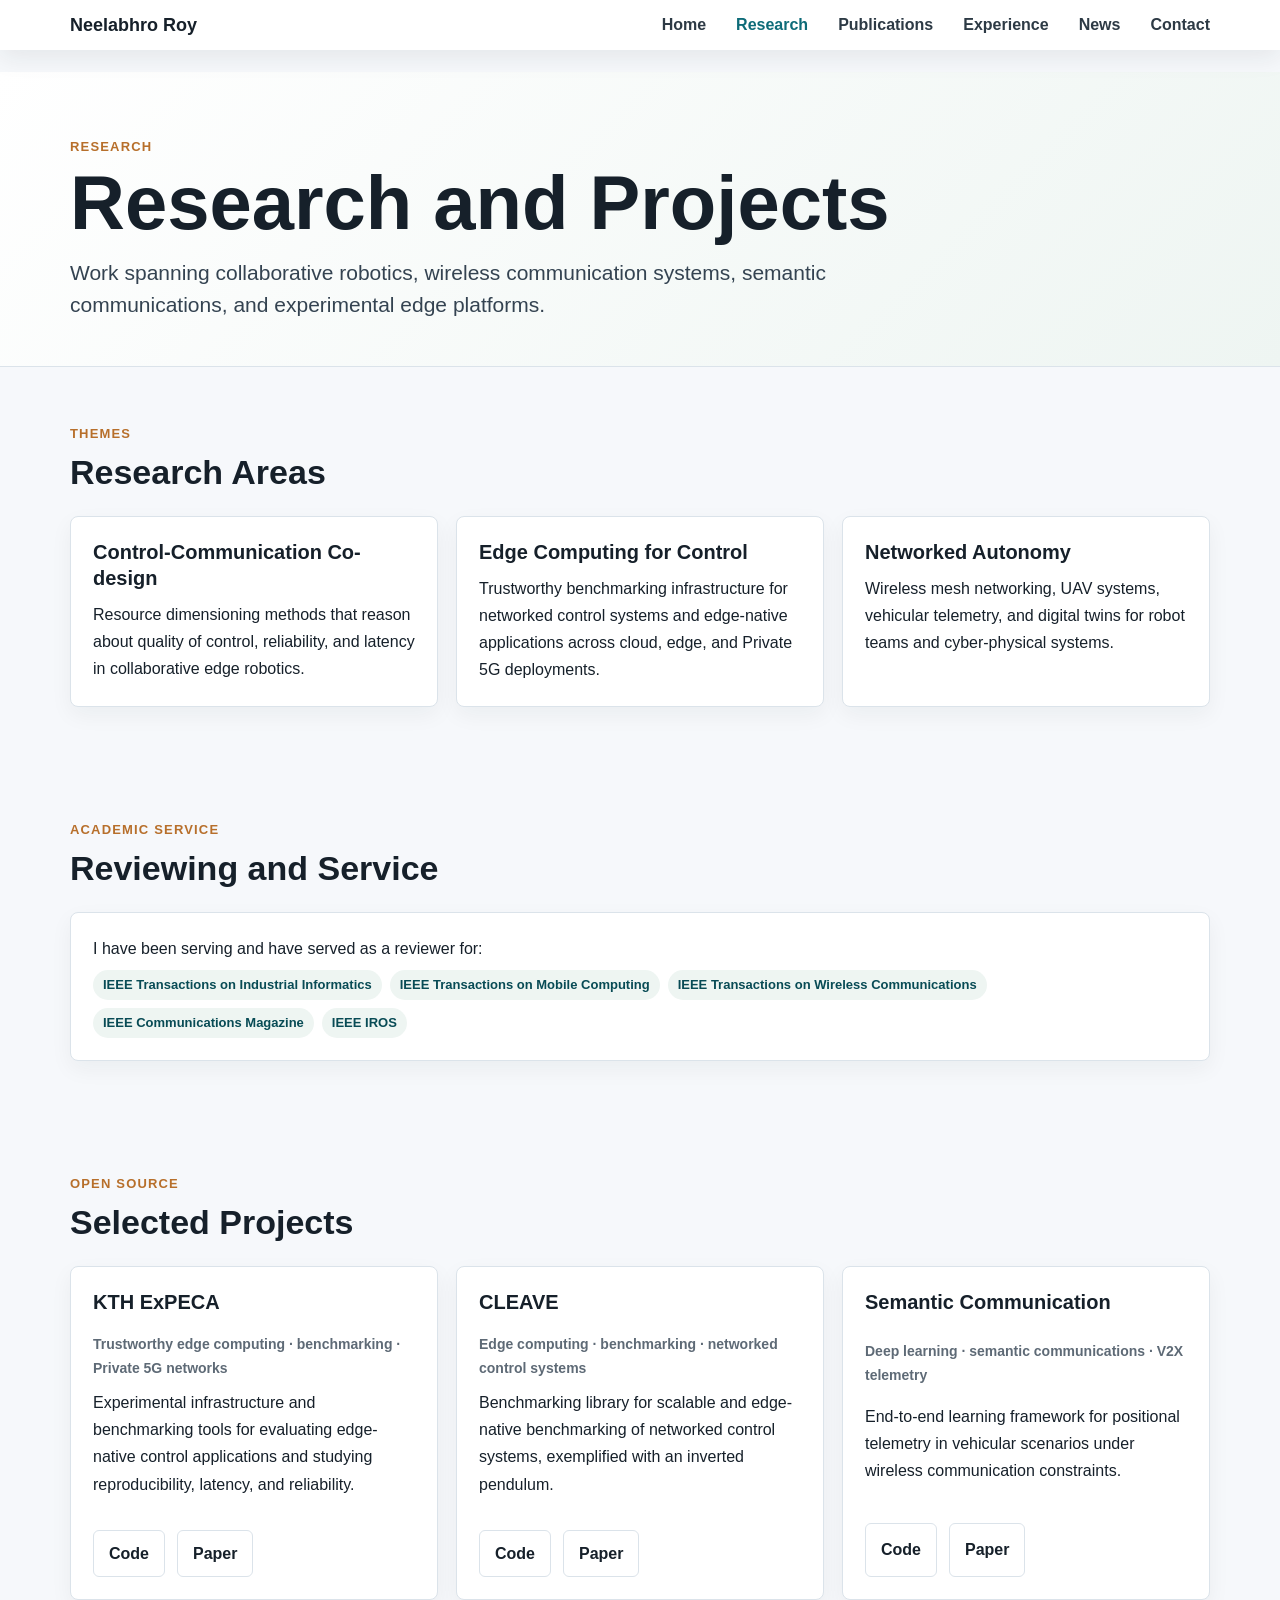
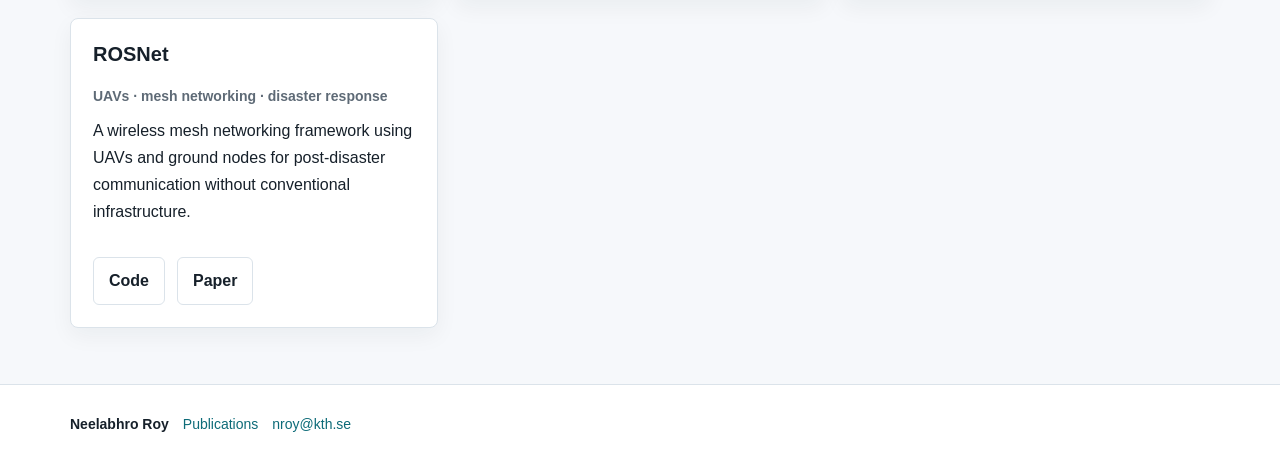
<file: research.html>
<!DOCTYPE html>
<html lang="en">
<head>
  <meta charset="utf-8">
  <meta http-equiv="X-UA-Compatible" content="IE=edge">
  <meta name="viewport" content="width=device-width, initial-scale=1">
  <title>Research · Neelabhro Roy</title>
  <link rel="stylesheet" href="https://maxcdn.bootstrapcdn.com/bootstrap/3.3.7/css/bootstrap.min.css">
  <link href="https://maxcdn.bootstrapcdn.com/font-awesome/4.6.3/css/font-awesome.min.css" rel="stylesheet">
  <link rel="stylesheet" href="static/css/site.css">
</head>
<body>
  <nav class="navbar navbar-default navbar-fixed-top site-nav">
    <div class="container">
      <div class="navbar-header">
        <button type="button" class="navbar-toggle collapsed" data-toggle="collapse" data-target="#site-navbar" aria-expanded="false">
          <span class="sr-only">Toggle navigation</span>
          <span class="icon-bar"></span>
          <span class="icon-bar"></span>
          <span class="icon-bar"></span>
        </button>
        <a class="navbar-brand" href="index.html">Neelabhro Roy</a>
      </div>
      <div class="collapse navbar-collapse" id="site-navbar">
        <ul class="nav navbar-nav navbar-right">
          <li><a href="index.html">Home</a></li>
          <li class="active"><a href="research.html">Research</a></li>
          <li><a href="publications.html">Publications</a></li>
          <li><a href="experience.html">Experience</a></li>
          <li><a href="news.html">News</a></li>
          <li><a href="contact.html">Contact</a></li>
        </ul>
      </div>
    </div>
  </nav>

  <header class="page-header-block">
    <div class="container">
      <p class="eyebrow">Research</p>
      <h1>Research and Projects</h1>
      <p class="lead">Work spanning collaborative robotics, wireless communication systems, semantic communications, and experimental edge platforms.</p>
    </div>
  </header>

  <main>
    <section class="container section">
      <div class="section-heading">
        <p class="eyebrow">Themes</p>
        <h2>Research Areas</h2>
      </div>
      <div class="card-grid three">
        <article class="feature-card">
          <h3>Control-Communication Co-design</h3>
          <p>Resource dimensioning methods that reason about quality of control, reliability, and latency in collaborative edge robotics.</p>
        </article>
        <article class="feature-card">
          <h3>Edge Computing for Control</h3>
          <p>Trustworthy benchmarking infrastructure for networked control systems and edge-native applications across cloud, edge, and Private 5G deployments.</p>
        </article>
        <article class="feature-card">
          <h3>Networked Autonomy</h3>
          <p>Wireless mesh networking, UAV systems, vehicular telemetry, and digital twins for robot teams and cyber-physical systems.</p>
        </article>
      </div>
    </section>

    <section class="container section">
      <div class="section-heading">
        <p class="eyebrow">Academic Service</p>
        <h2>Reviewing and Service</h2>
      </div>
      <article class="content-card">
        <p>I have been serving and have served as a reviewer for:</p>
        <div class="tag-row">
          <span class="tag">IEEE Transactions on Industrial Informatics</span>
          <span class="tag">IEEE Transactions on Mobile Computing</span>
          <span class="tag">IEEE Transactions on Wireless Communications</span>
          <span class="tag">IEEE Communications Magazine</span>
          <span class="tag">IEEE IROS</span>
        </div>
      </article>
    </section>

    <section class="container section">
      <div class="section-heading">
        <p class="eyebrow">Open Source</p>
        <h2>Selected Projects</h2>
      </div>
      <div class="card-grid three">
        <article class="content-card">
          <h3>KTH ExPECA</h3>
          <p class="meta">Trustworthy edge computing · benchmarking · Private 5G networks</p>
          <p>Experimental infrastructure and benchmarking tools for evaluating edge-native control applications and studying reproducibility, latency, and reliability.</p>
          <div class="hero-actions">
            <a class="button" target="_blank" href="https://github.com/KTH-EXPECA">Code</a>
            <a class="button" target="_blank" href="https://dl.acm.org/doi/abs/10.1145/3583740.3626819">Paper</a>
          </div>
        </article>
        <article class="content-card">
          <h3>CLEAVE</h3>
          <p class="meta">Edge computing · benchmarking · networked control systems</p>
          <p>Benchmarking library for scalable and edge-native benchmarking of networked control systems, exemplified with an inverted pendulum.</p>
          <div class="hero-actions">
            <a class="button" target="_blank" href="https://github.com/KTH-EXPECA/CLEAVE">Code</a>
            <a class="button" target="_blank" href="https://dl.acm.org/doi/abs/10.1145/3517206.3526272">Paper</a>
          </div>
        </article>
        <article class="content-card">
          <h3>Semantic Communication</h3>
          <p class="meta">Deep learning · semantic communications · V2X telemetry</p>
          <p>End-to-end learning framework for positional telemetry in vehicular scenarios under wireless communication constraints.</p>
          <div class="hero-actions">
            <a class="button" target="_blank" href="https://github.com/neelabhro/Deep-Learning-based-Wireless-Communications">Code</a>
            <a class="button" target="_blank" href="https://ieeexplore.ieee.org/abstract/document/10187801">Paper</a>
          </div>
        </article>
        <article class="content-card">
          <h3>ROSNet</h3>
          <p class="meta">UAVs · mesh networking · disaster response</p>
          <p>A wireless mesh networking framework using UAVs and ground nodes for post-disaster communication without conventional infrastructure.</p>
          <div class="hero-actions">
            <a class="button" target="_blank" href="https://github.com/neelabhro/ROSNet-A-WMN-based-Framework-using-UAVs-and-Ground-Nodes-for-Disaster-Management">Code</a>
            <a class="button" target="_blank" href="https://ieeexplore.ieee.org/abstract/document/9641658">Paper</a>
          </div>
        </article>
      </div>
    </section>
  </main>

  <footer class="site-footer">
    <div class="container">
      <span>Neelabhro Roy</span>
      <a href="publications.html">Publications</a>
      <a href="mailto:nroy@kth.se">nroy@kth.se</a>
    </div>
  </footer>

  <script src="https://code.jquery.com/jquery-2.2.4.min.js"></script>
  <script src="https://maxcdn.bootstrapcdn.com/bootstrap/3.3.7/js/bootstrap.min.js"></script>
</body>
</html>
</file>
<file: static/css/site.css>
:root {
  --bg: #f6f8fb;
  --surface: #ffffff;
  --surface-alt: #eef5f2;
  --text: #16202a;
  --muted: #5e6a76;
  --line: #dbe3ea;
  --accent: #0d6b78;
  --accent-strong: #084b55;
  --warm: #b76f2b;
  --shadow: 0 14px 34px rgba(22, 32, 42, 0.08);
}

html {
  scroll-behavior: smooth;
}

body {
  margin: 0;
  padding-top: 72px;
  background: var(--bg);
  color: var(--text);
  font-family: -apple-system, BlinkMacSystemFont, "Segoe UI", Roboto, "Helvetica Neue", Arial, sans-serif;
  font-size: 16px;
  line-height: 1.7;
}

a {
  color: var(--accent);
}

a:hover,
a:focus {
  color: var(--accent-strong);
  text-decoration: none;
}

.site-nav {
  background: rgba(255, 255, 255, 0.96);
  border: 0;
  box-shadow: 0 8px 24px rgba(22, 32, 42, 0.08);
}

.navbar-brand {
  color: var(--text) !important;
  font-weight: 800;
}

.navbar-default .navbar-nav > li > a {
  color: #2d3a45;
  font-weight: 700;
}

.navbar-default .navbar-nav > .active > a,
.navbar-default .navbar-nav > .active > a:hover,
.navbar-default .navbar-nav > li > a:hover {
  background: transparent;
  color: var(--accent);
}

.hero-band {
  background: linear-gradient(135deg, #ffffff 0%, #edf6f4 58%, #f6efe7 100%);
  border-bottom: 1px solid var(--line);
}

.hero-grid {
  display: grid;
  grid-template-columns: minmax(0, 1fr) 300px;
  gap: 48px;
  align-items: center;
  min-height: calc(100vh - 72px);
  padding-top: 56px;
  padding-bottom: 56px;
}

.hero-grid:before,
.hero-grid:after,
.split-section:before,
.split-section:after,
.site-footer .container:before,
.site-footer .container:after {
  display: none;
}

.hero-copy h1,
.page-header-block h1 {
  margin: 8px 0 16px;
  font-size: clamp(42px, 7vw, 76px);
  line-height: 0.98;
  font-weight: 850;
}

.lead {
  max-width: 760px;
  color: #344351;
  font-size: 21px;
  line-height: 1.55;
}

.eyebrow {
  margin: 0 0 8px;
  color: var(--warm);
  font-size: 13px;
  font-weight: 800;
  letter-spacing: 0.09em;
  text-transform: uppercase;
}

.hero-portrait img {
  width: 100%;
  max-height: 460px;
  border: 1px solid var(--line);
  border-radius: 8px;
  box-shadow: var(--shadow);
  object-fit: cover;
}

.hero-actions,
.section-actions {
  display: flex;
  flex-wrap: wrap;
  gap: 12px;
  margin-top: 24px;
}

.button {
  display: inline-flex;
  align-items: center;
  min-height: 42px;
  padding: 9px 15px;
  border: 1px solid var(--line);
  border-radius: 6px;
  background: var(--surface);
  color: var(--text);
  font-weight: 800;
}

.button.primary {
  border-color: var(--accent);
  background: var(--accent);
  color: #fff;
}

.button:hover,
.button:focus {
  border-color: var(--accent);
  color: var(--accent);
}

.button.primary:hover,
.button.primary:focus {
  background: var(--accent-strong);
  color: #fff;
}

.section {
  padding-top: 56px;
  padding-bottom: 56px;
}

.section-heading {
  max-width: 720px;
  margin-bottom: 24px;
}

.section-heading h2 {
  margin: 0;
  font-size: 34px;
  line-height: 1.15;
  font-weight: 850;
}

.section-heading.compact h2 {
  font-size: 27px;
}

.card-grid {
  display: grid;
  gap: 18px;
}

.card-grid.three {
  grid-template-columns: repeat(3, minmax(0, 1fr));
}

.feature-card,
.panel,
.content-card,
.path-item,
.contact-card {
  border: 1px solid var(--line);
  border-radius: 8px;
  background: var(--surface);
  box-shadow: 0 8px 22px rgba(22, 32, 42, 0.05);
}

.feature-card,
.content-card,
.contact-card {
  padding: 22px;
}

.feature-card h3,
.content-card h3,
.path-item h3,
.publication-item h3 {
  margin-top: 0;
  font-size: 20px;
  line-height: 1.3;
  font-weight: 800;
}

.feature-card p,
.content-card p,
.path-item p,
.publication-item p,
.timeline-item p {
  margin-bottom: 0;
}

.split-section {
  display: grid;
  grid-template-columns: repeat(2, minmax(0, 1fr));
  gap: 22px;
}

.panel {
  padding: 24px;
}

.timeline-list,
.publication-list {
  display: grid;
  gap: 16px;
  margin-bottom: 18px;
}

.timeline-item,
.publication-item {
  border-left: 3px solid var(--accent);
  padding-left: 15px;
}

.timeline-item time,
.meta {
  display: block;
  margin: 0 0 4px;
  color: var(--muted);
  font-size: 14px;
  font-weight: 800;
}

.text-link {
  font-weight: 850;
}

.path-grid {
  display: grid;
  gap: 16px;
}

.path-item {
  display: grid;
  grid-template-columns: 72px minmax(0, 1fr);
  gap: 18px;
  align-items: center;
  padding: 18px;
}

.path-item img,
.logo-badge img {
  max-width: 72px;
  max-height: 64px;
  object-fit: contain;
}

.page-header-block {
  border-bottom: 1px solid var(--line);
  background: linear-gradient(135deg, #ffffff 0%, #eef5f2 100%);
  padding: 64px 0 44px;
}

.page-header-block p:last-child {
  max-width: 780px;
  margin-bottom: 0;
}

.content-list {
  display: grid;
  gap: 18px;
}

.content-card {
  display: grid;
  gap: 8px;
}

.logo-card {
  grid-template-columns: 86px minmax(0, 1fr);
  align-items: start;
}

.logo-badge {
  display: flex;
  align-items: center;
  justify-content: center;
  width: 72px;
  height: 72px;
  border: 1px solid var(--line);
  border-radius: 8px;
  background: #fff;
}

.publication-card h3 {
  margin-bottom: 4px;
}

.publication-section + .publication-section {
  margin-top: 58px;
}

.publication-card .authors,
.publication-card .venue {
  color: var(--muted);
}

.tag-row {
  display: flex;
  flex-wrap: wrap;
  gap: 8px;
}

.tag {
  display: inline-flex;
  align-items: center;
  min-height: 28px;
  padding: 4px 10px;
  border-radius: 999px;
  background: var(--surface-alt);
  color: var(--accent-strong);
  font-size: 13px;
  font-weight: 800;
}

.site-footer {
  padding: 28px 0;
  border-top: 1px solid var(--line);
  background: #fff;
  color: var(--muted);
  font-size: 14px;
}

.site-footer .container {
  display: flex;
  flex-wrap: wrap;
  gap: 14px;
  align-items: center;
}

.site-footer span {
  color: var(--text);
  font-weight: 850;
}

@media (max-width: 991px) {
  .hero-grid,
  .card-grid.three,
  .split-section {
    grid-template-columns: 1fr;
  }

  .hero-grid {
    min-height: 0;
  }

  .hero-portrait {
    max-width: 280px;
  }
}

@media (max-width: 767px) {
  body {
    padding-top: 62px;
  }

  .hero-grid,
  .section {
    padding-top: 34px;
    padding-bottom: 34px;
  }

  .lead {
    font-size: 18px;
  }

  .path-item,
  .logo-card {
    grid-template-columns: 58px minmax(0, 1fr);
    gap: 14px;
  }

  .path-item img,
  .logo-badge,
  .logo-badge img {
    width: 58px;
    max-width: 58px;
    height: 58px;
    max-height: 52px;
  }
}
</file>
